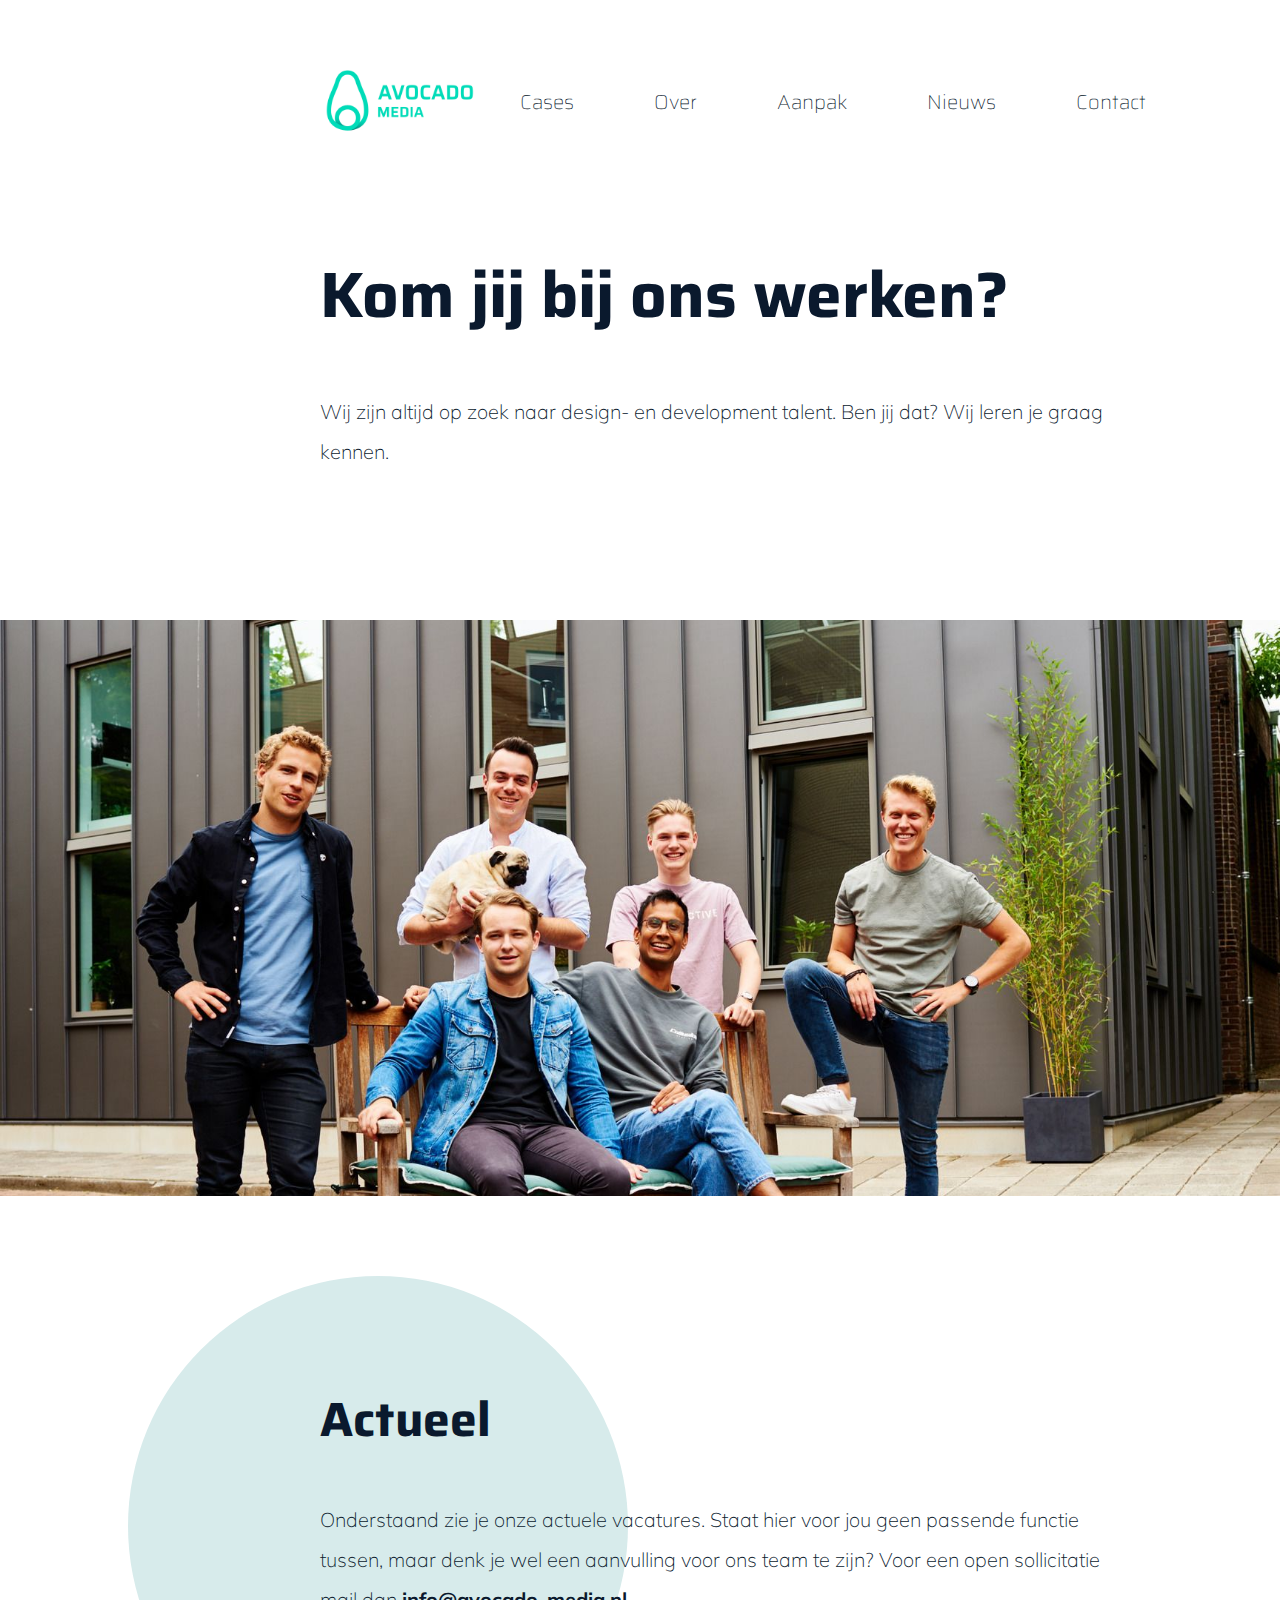
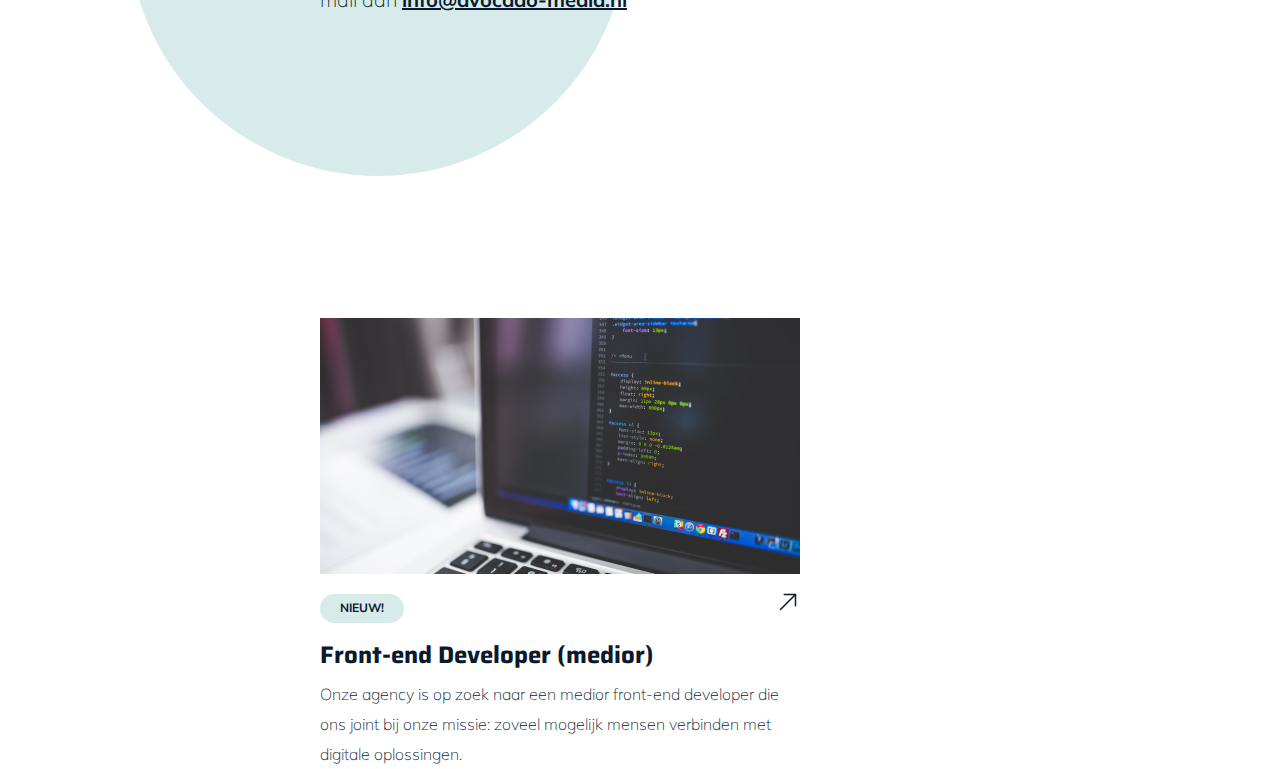
<file: index.html>
<!DOCTYPE html>
<html lang="nl">
<head>
    <meta charset="UTF-8">
    <meta http-equiv="X-UA-Compatible" content="IE=edge">
    <meta name="viewport" content="width=device-width, initial-scale=1.0">
    <title>Vacature-detailpagina Avocado Media</title>
    <link rel="stylesheet" href="style.css">
    <link rel="preconnect" href="https://fonts.googleapis.com"> 
    <link rel="preconnect" href="https://fonts.gstatic.com" crossorigin> 
    <link href="https://fonts.googleapis.com/css2?family=Mulish:ital,wght@0,300;0,400;0,700;0,900;1,300;1,400;1,700;1,900&family=Saira:ital,wght@0,400;0,700;1,400;1,700&display=swap" rel="stylesheet">    
    <script src="script.js" defer></script>

</head>

<body>

    <header>
    <img src="assets/logo-avocadomedia-2022-color.png" alt="Logo Avocado Media">
        <nav>
            <ul>
                <li>
                    <a href="#">Cases</a>
                </li>
                <li>
                    <a href="#">Over</a>
                </li>
                <li>
                    <a href="#">Aanpak</a>
                </li>
                <li>
                    <a href="#">Nieuws</a>
                </li>
                <li>
                    <a href="#">Contact</a>
                </li>    
            </ul>
        </nav>
    </header>

    <main>
        <section class="top-head" id="intro">
            <h2>
                Kom jij bij ons werken?
            </h2>
            <p>
                Wij zijn altijd op zoek naar design- en development talent. Ben jij dat? Wij leren je graag kennen.
            </p>
        </section>

        <div class="main-front-image">
            <img src="assets/team_picture_avocado_media_1666337c90.jpg" alt="Team Avocado Media">
        </div>

        <section class="current-jobs" id="actueel">
            <div class="bg-light-blue-circle"></div>
            <h3>
                Actueel
            </h3>
            <p>
                Onderstaand zie je onze actuele vacatures. Staat hier voor jou geen passende functie tussen, maar denk je wel een aanvulling voor ons team te zijn? Voor een open sollicitatie mail dan <a href = "mailto:info@avocado-media.nl">info@avocado-media.nl</a>
            </p>
        </section>

        <section class="con-offer-jobs reveal" id="actuele-vacatures">
            <div>
                <a href="https://rosahoffer.github.io/avocado-media-vacature-detailpagina/index-2">
                    <img src="assets/frontend-device-work.jpg" alt="Vacature Front-end Developer">
                </a>
            </div>
            
            <div class="section-badge-arrow">
                    <ul>
                        <li class="badge-light-blue">Nieuw!</li>
                    </ul>
                <div class="arrow-dark-line">
                    <svg xmlns="http://www.w3.org/2000/svg" fill="none" viewBox="0 0 24 24" stroke-width="1.5" stroke="currentColor" aria-hidden="true" class="w-6 h-6 stroke-2"><path stroke-linecap="round" stroke-linejoin="round" d="M4.5 19.5l15-15m0 0H8.25m11.25 0v11.25"></path></svg>
                </div>
            </div>
            <h3>
                Front-end Developer (medior)
            </h3>
            <p>
                Onze agency is op zoek naar een medior front-end developer die ons joint bij onze missie: zoveel mogelijk mensen verbinden met digitale oplossingen.
            </p>
        </section>
    </main>

</body>
</html>
</file>
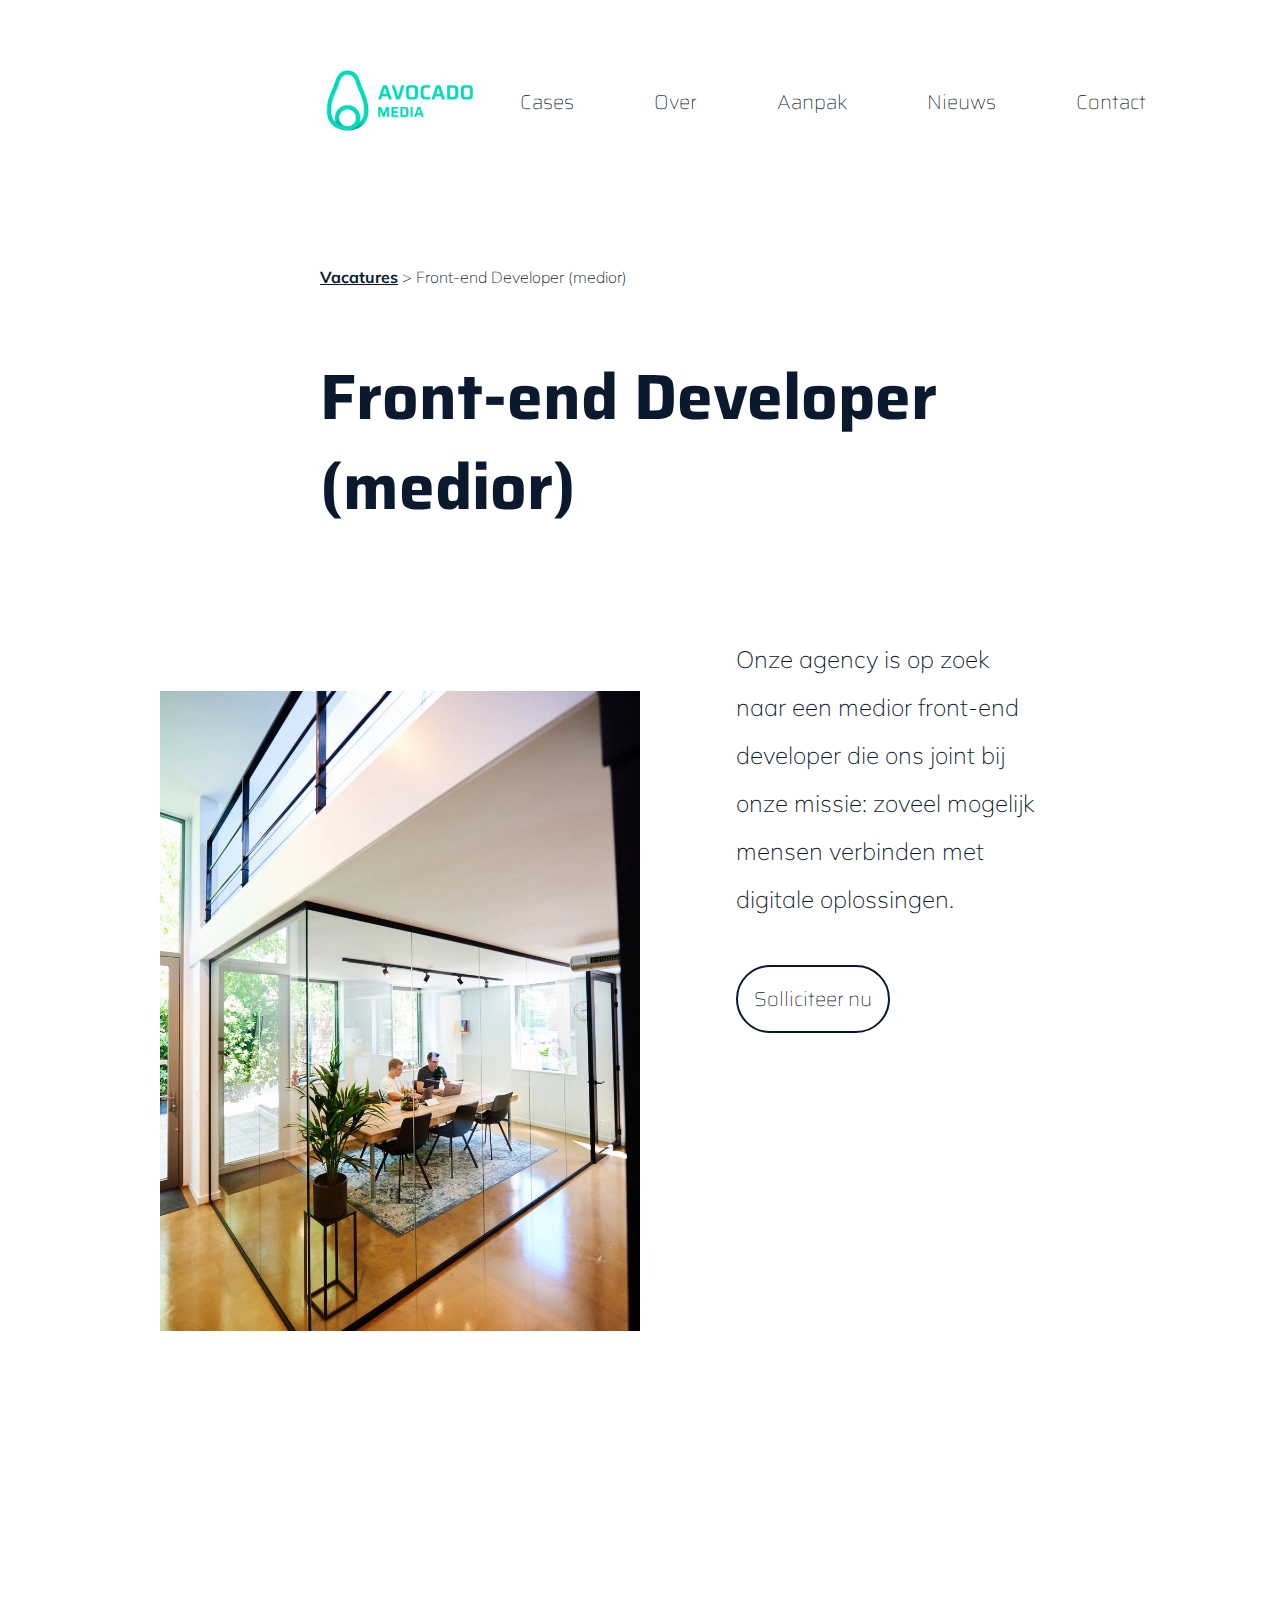
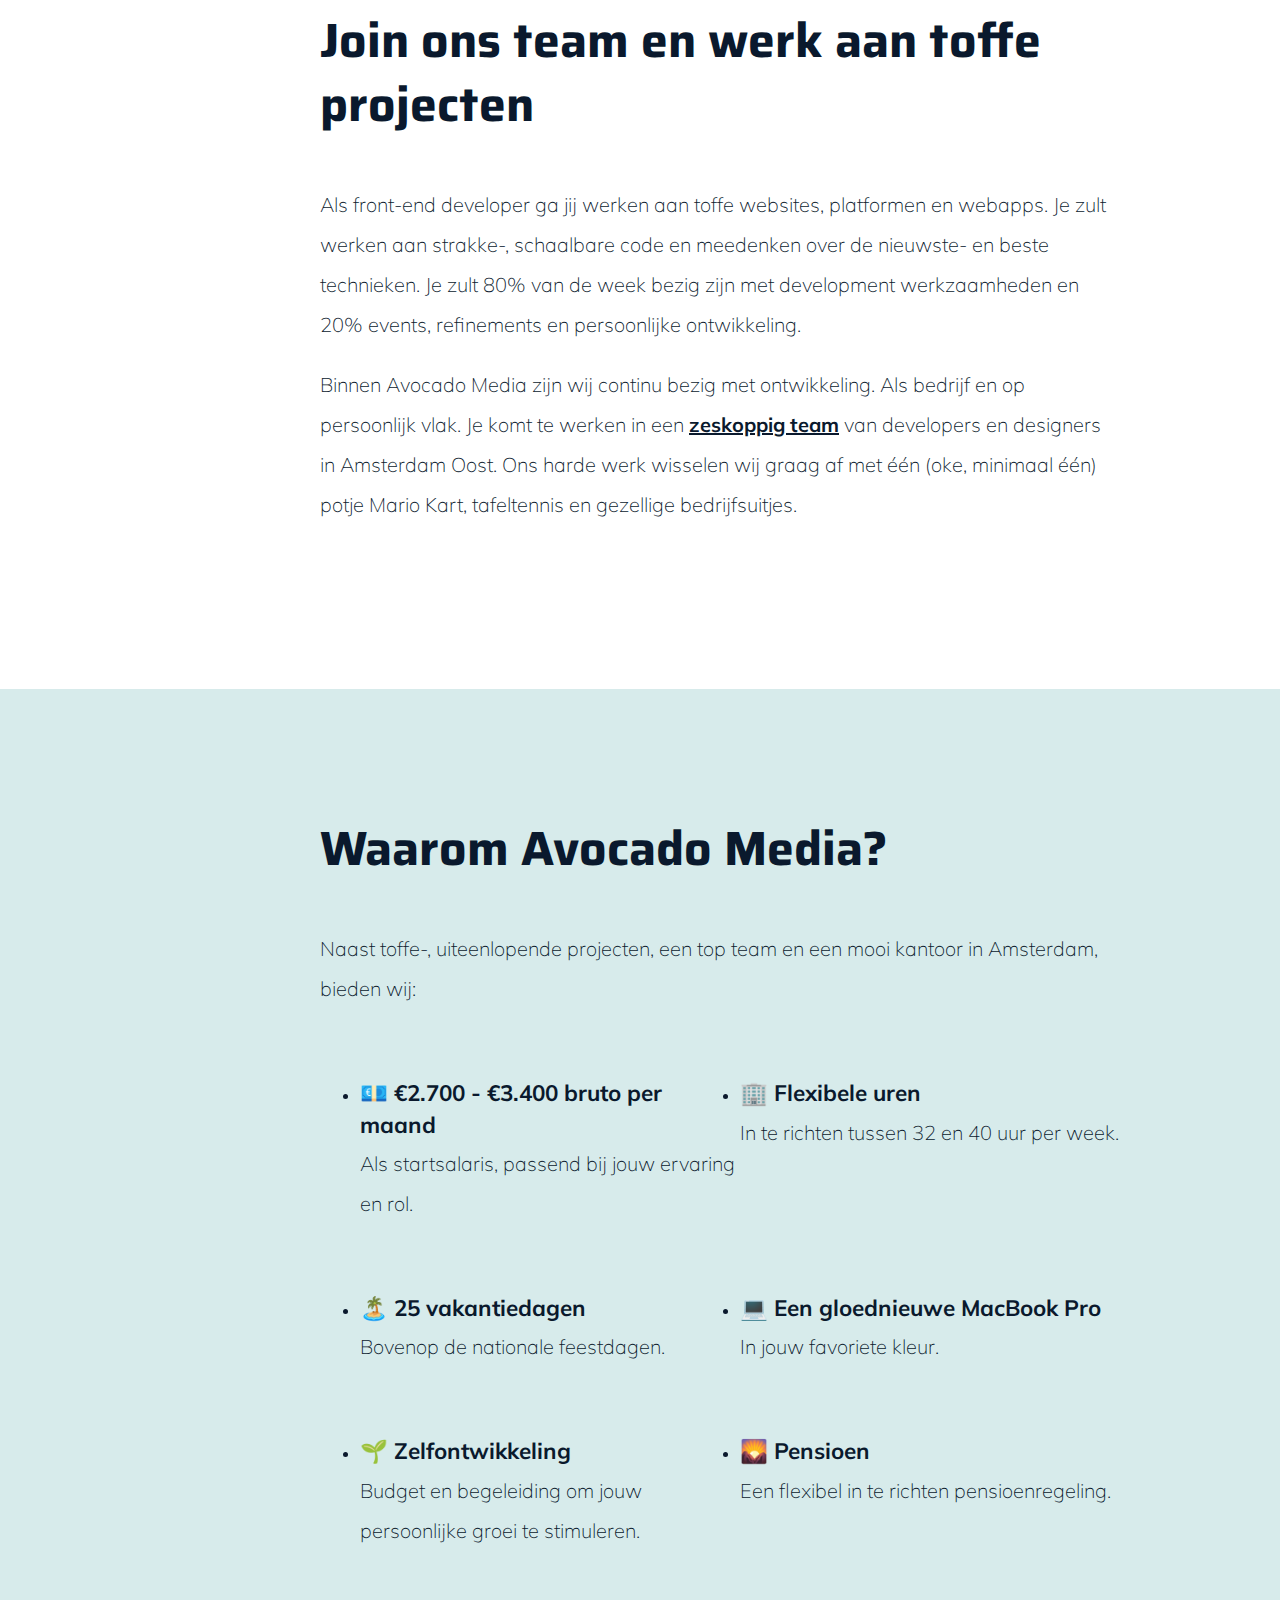
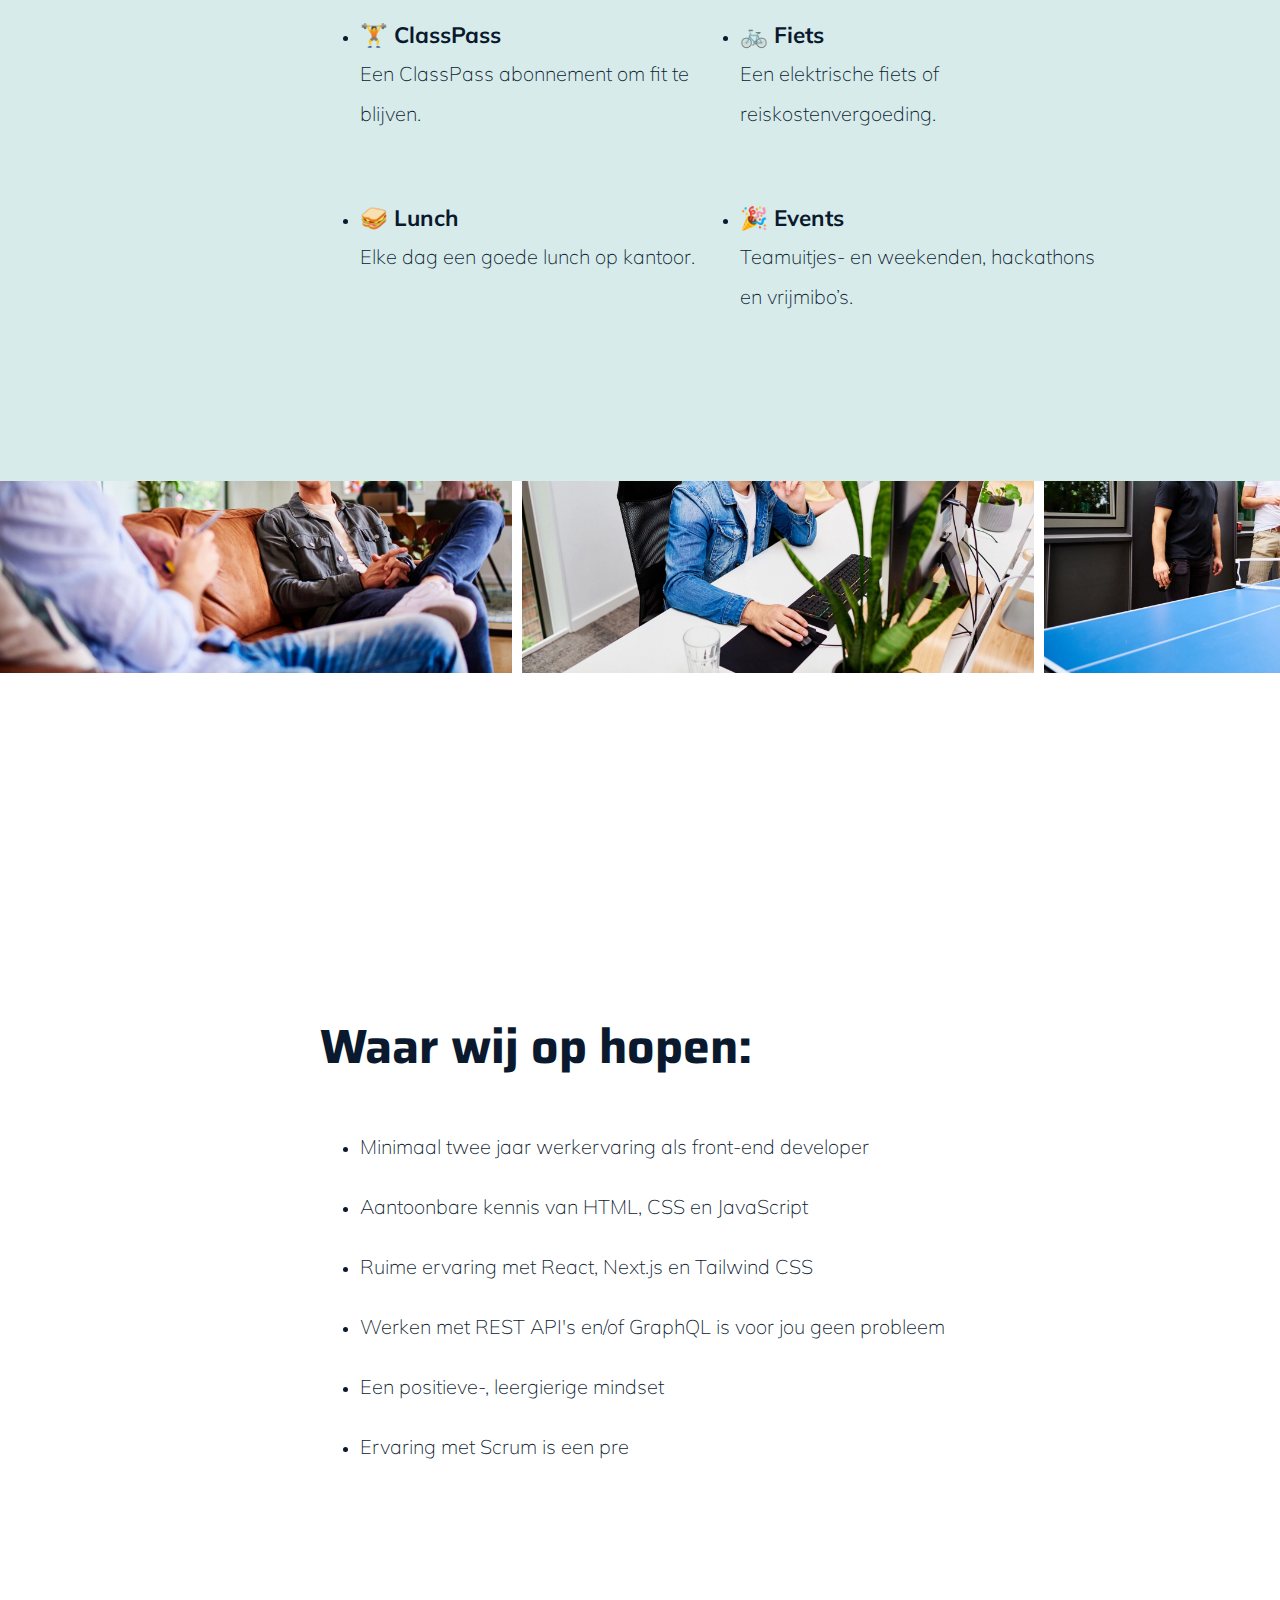
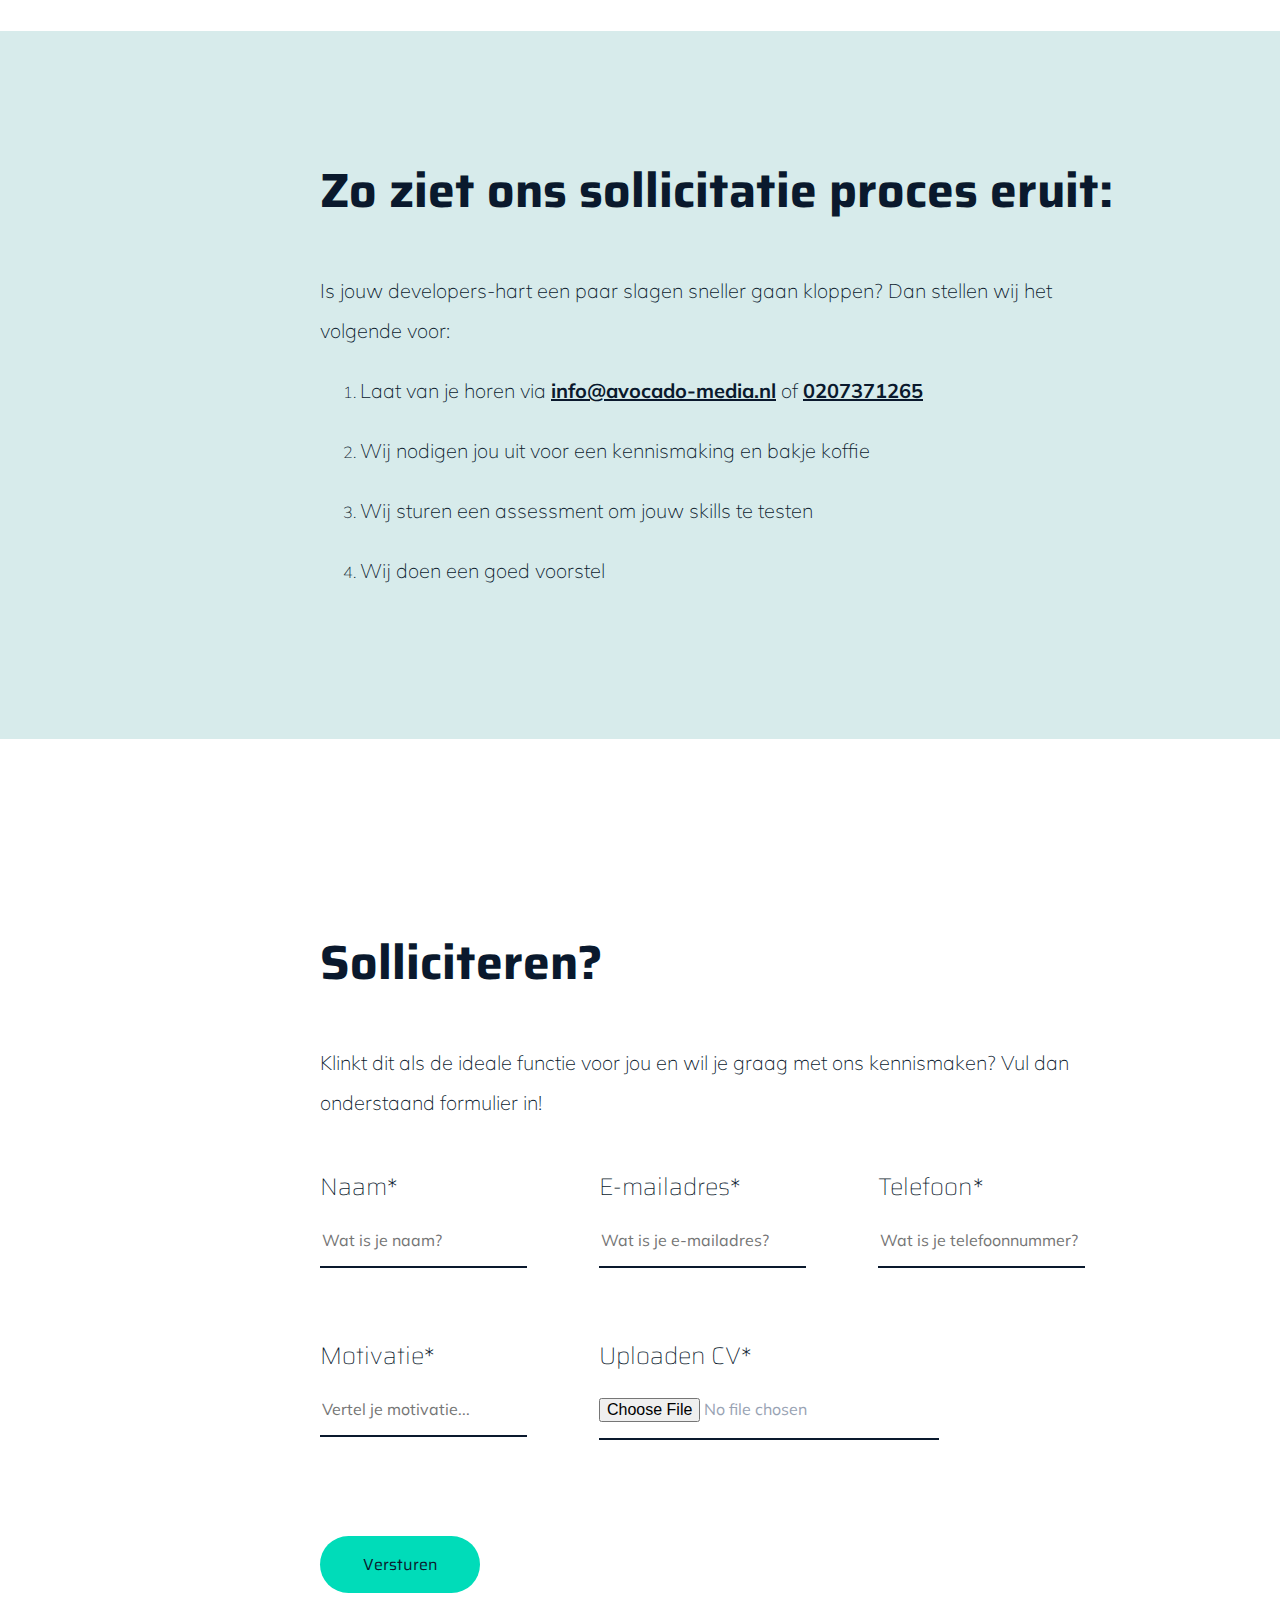
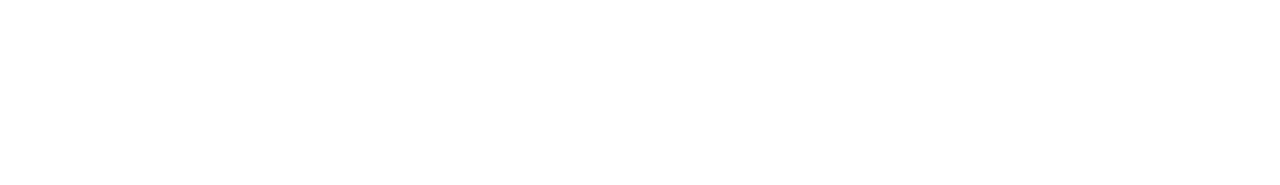
<file: index-2.html>
<!DOCTYPE html>
<html lang="nl">
<head>
    <meta charset="UTF-8">
    <meta http-equiv="X-UA-Compatible" content="IE=edge">
    <meta name="viewport" content="width=device-width, initial-scale=1.0">
    <title>Vacature-detailpagina Avocado Media</title>
    <link rel="stylesheet" href="style.css">
    <link rel="preconnect" href="https://fonts.googleapis.com"> 
    <link rel="preconnect" href="https://fonts.gstatic.com" crossorigin> 
    <link href="https://fonts.googleapis.com/css2?family=Mulish:ital,wght@0,300;0,400;0,700;0,900;1,300;1,400;1,700;1,900&family=Saira:ital,wght@0,400;0,700;1,400;1,700&display=swap" rel="stylesheet">
    <script src="script.js" defer></script>

</head>

<body>

    <header>
        <img src="assets/logo-avocadomedia-2022-color.png" alt="Logo Avocado Media">
            <nav>
                <ul>
                    <li>
                        <a href="#">Cases</a>
                    </li>
                    <li>
                        <a href="#">Over</a>
                    </li>
                    <li>
                        <a href="#">Aanpak</a>
                    </li>
                    <li>
                        <a href="#">Nieuws</a>
                    </li>
                    <li>
                        <a href="#">Contact</a>
                    </li>    
                </ul>
            </nav>
        </header>

    <main>
        <section class="con-top-head" id="intro">
            <nav>
                <a href="https://rosahoffer.github.io/avocado-media-vacature-detailpagina">Vacatures</a>  >  Front-end Developer (medior)
            </nav>
            <h2>
                Front-end Developer (medior)
            </h2>
            <div>
                <div>
                    <p>
                    Onze agency is op zoek naar een medior 
                    front-end developer die ons joint bij onze missie: zoveel mogelijk mensen verbinden met digitale oplossingen.
                    </p>
                    <a href="#solliciteren">Solliciteer nu</a>
                </div>
                <img src="assets/avocado_media_meeting.webp" alt="Meeting Avocado Media">
            </div>
        </section>
        
        <section class="con-join-team- reveal" id="join">          
            <h3>
                Join ons team en werk aan toffe projecten
            </h3>
            <p>Als front-end developer ga jij werken aan toffe websites, platformen en webapps. Je zult werken aan strakke-, schaalbare code en meedenken over de nieuwste- en beste technieken. Je zult 80% van de week bezig zijn met development werkzaamheden en 20% events, refinements en persoonlijke ontwikkeling.</p>
            <p>Binnen Avocado Media zijn wij continu bezig met ontwikkeling. Als bedrijf en op persoonlijk vlak. Je komt te werken in een <a href="https://avocado.media/over">zeskoppig team</a> van developers en designers in Amsterdam Oost. Ons harde werk wisselen wij graag af met één (oke, minimaal één) potje Mario Kart, tafeltennis en gezellige bedrijfsuitjes.</p>
        </section>

        <article class="con-why-us reveal" id="waarom-ons">
            <h3>
                Waarom Avocado Media?
            </h3>
            <p>
                Naast toffe-, uiteenlopende projecten, een top team en een mooi kantoor in Amsterdam, bieden wij:
            </p>
            <ul>
                <li>
                    <h4>💶 €2.700 - €3.400 bruto per maand</h4>
                    <p>Als startsalaris, passend bij jouw ervaring en rol.</p>
                </li>
                <li>
                    <h4>🏢 Flexibele uren</h4>
                    <p>In te richten tussen 32 en 40 uur per week.</p>
                </li>
                <li>
                    <h4>🏝️ 25 vakantiedagen</h4>
                    <p>Bovenop de nationale feestdagen.</p>
                </li>
                <li>
                    <h4>💻 Een gloednieuwe MacBook Pro</h4>
                    <p>In jouw favoriete kleur.</p>
                </li>
                <li>
                    <h4>🌱 Zelfontwikkeling</h4>
                    <p>Budget en begeleiding om jouw persoonlijke groei te stimuleren.</p>
                </li>
                <li>
                    <h4>🌄 Pensioen</h4>
                    <p>Een flexibel in te richten pensioenregeling.</p>
                </li>
                <li>
                    <h4>🏋️ ClassPass</h4>
                    <p>Een ClassPass abonnement om fit te blijven.</p>
                </li>
                <li>
                    <h4>🚲 Fiets</h4>
                    <p>Een elektrische fiets of reiskostenvergoeding.</p>
                </li>
                <li>
                    <h4>🥪 Lunch</h4>
                    <p>Elke dag een goede lunch op kantoor.</p>
                </li>
                <li>
                    <h4>🎉 Events</h4>
                    <p>Teamuitjes- en weekenden, hackathons en vrijmibo’s.</p>
                </li>
            </ul>
        </article>    

        <section class="image-carousel" id="sfeerimpressie">
            <div class="image-list">
              <a href="#image-1">
                <img class="image-list-img" src="assets/1-sfeerimpressie-avocadomedia.png" alt="Sfeerimpressie Gesprek" />
              </a>
              <a href="#image-2">
                <img class="image-list-img" src="assets/2-sfeerimpressie-avocadomedia.png" alt="Sfeerimpressie Werk" />
              </a>
              <a href="#image-3">
                <img class="image-list-img" src="assets/3-sfeerimpressie-avocadomedia.png" alt="Sfeerimpressie Vrijmibo" />
              </a>
              <a href="#image-4">
                <img class="image-list-img" src="assets/4-sfeerimpressie-avocadomedia.png" alt="Sfeerimpressie Kantoor" />
              </a>
              <a href="#image-5">
                <img class="image-list-img" src="assets/5-sfeerimpressie-avocadomedia.png" alt="Sfeerimpressie Vergadering" />
              </a>
              <a href="#image-6">
                <img class="image-list-img" src="assets/6-sfeerimpressie-avocadomedia.png" alt="Sfeerimpressie Hond" />
              </a>
              <a href="#image-7">
                <img class="image-list-img" src="assets/7-sfeerimpressie-avocadomedia.png" alt="Sfeerimpressie Lunch" />
              </a>
            </div>
        </section>
            
        <section class="con-expectations reveal" id="verwachtingen">
            <h3>
                Waar wij op hopen:
            </h3>
            <ul>
                <li>
                    <p>Minimaal twee jaar werkervaring als front-end developer</p>
                </li>
                <li>
                    <p>Aantoonbare kennis van HTML, CSS en JavaScript</p>
                </li>
                <li>
                    <p>Ruime ervaring met React, Next.js en Tailwind CSS</p>
                </li>
                <li>
                    <p>Werken met REST API's en/of GraphQL is voor jou geen probleem</p>
                </li>
                <li>
                    <p>Een positieve-, leergierige mindset</p>
                </li>
                <li>
                    <p>Ervaring met Scrum is een pre</p>
                </li>
            </ul>
        </section>

        <article class="con-process reveal" id="solicitatie-proces">
            <h3>
                Zo ziet ons sollicitatie proces eruit:
            </h3>
            <p>
                Is jouw developers-hart een paar slagen sneller gaan kloppen? Dan stellen wij het volgende voor:
            </p>
            <ol>
                <li>
                    <p>Laat van je horen via <a href = "mailto:info@avocado-media.nl">info@avocado-media.nl</a> of <a href="tel:0207371265">0207371265</a></p>
                </li>
                <li>
                    <p>Wij nodigen jou uit voor een kennismaking en bakje koffie</p>
                </li>
                <li>
                    <p>Wij sturen een assessment om jouw skills te testen</p>
                </li>
                <li>
                    <p>Wij doen een goed voorstel</p>
                </li>
            </ol>
        </article>

        <section class="con-application reveal" id="solliciteren">
            <h3>
                Solliciteren?
            </h3>
            <p>
                Klinkt dit als de ideale functie voor jou en wil je graag met ons kennismaken? Vul dan onderstaand formulier in!
            </p>

            <form method="get" class="form-application">
                <div class="form-labels">
                  <label>Naam*
                    <input type="text" placeholder="Wat is je naam?" name="name" required>
                  </label>

                  <label>E-mailadres*
                    <input type="email" placeholder="Wat is je e-mailadres?" name="email" required>
                  </label>
                  
                  <label>Telefoon*
                    <input type="tel" placeholder="Wat is je telefoonnummer?" name="email" required>
                  </label>

                  <label>Motivatie*
                    <input type="text" placeholder="Vertel je motivatie..." required>
                  </label>
                  
                  <label>Uploaden CV*
                    <input type="file" name="upload" required>
                  </label>

                  <input type="submit" value="Versturen">
                </div>
            </form>
        </section>
    </main>

</body>
</html>
</file>
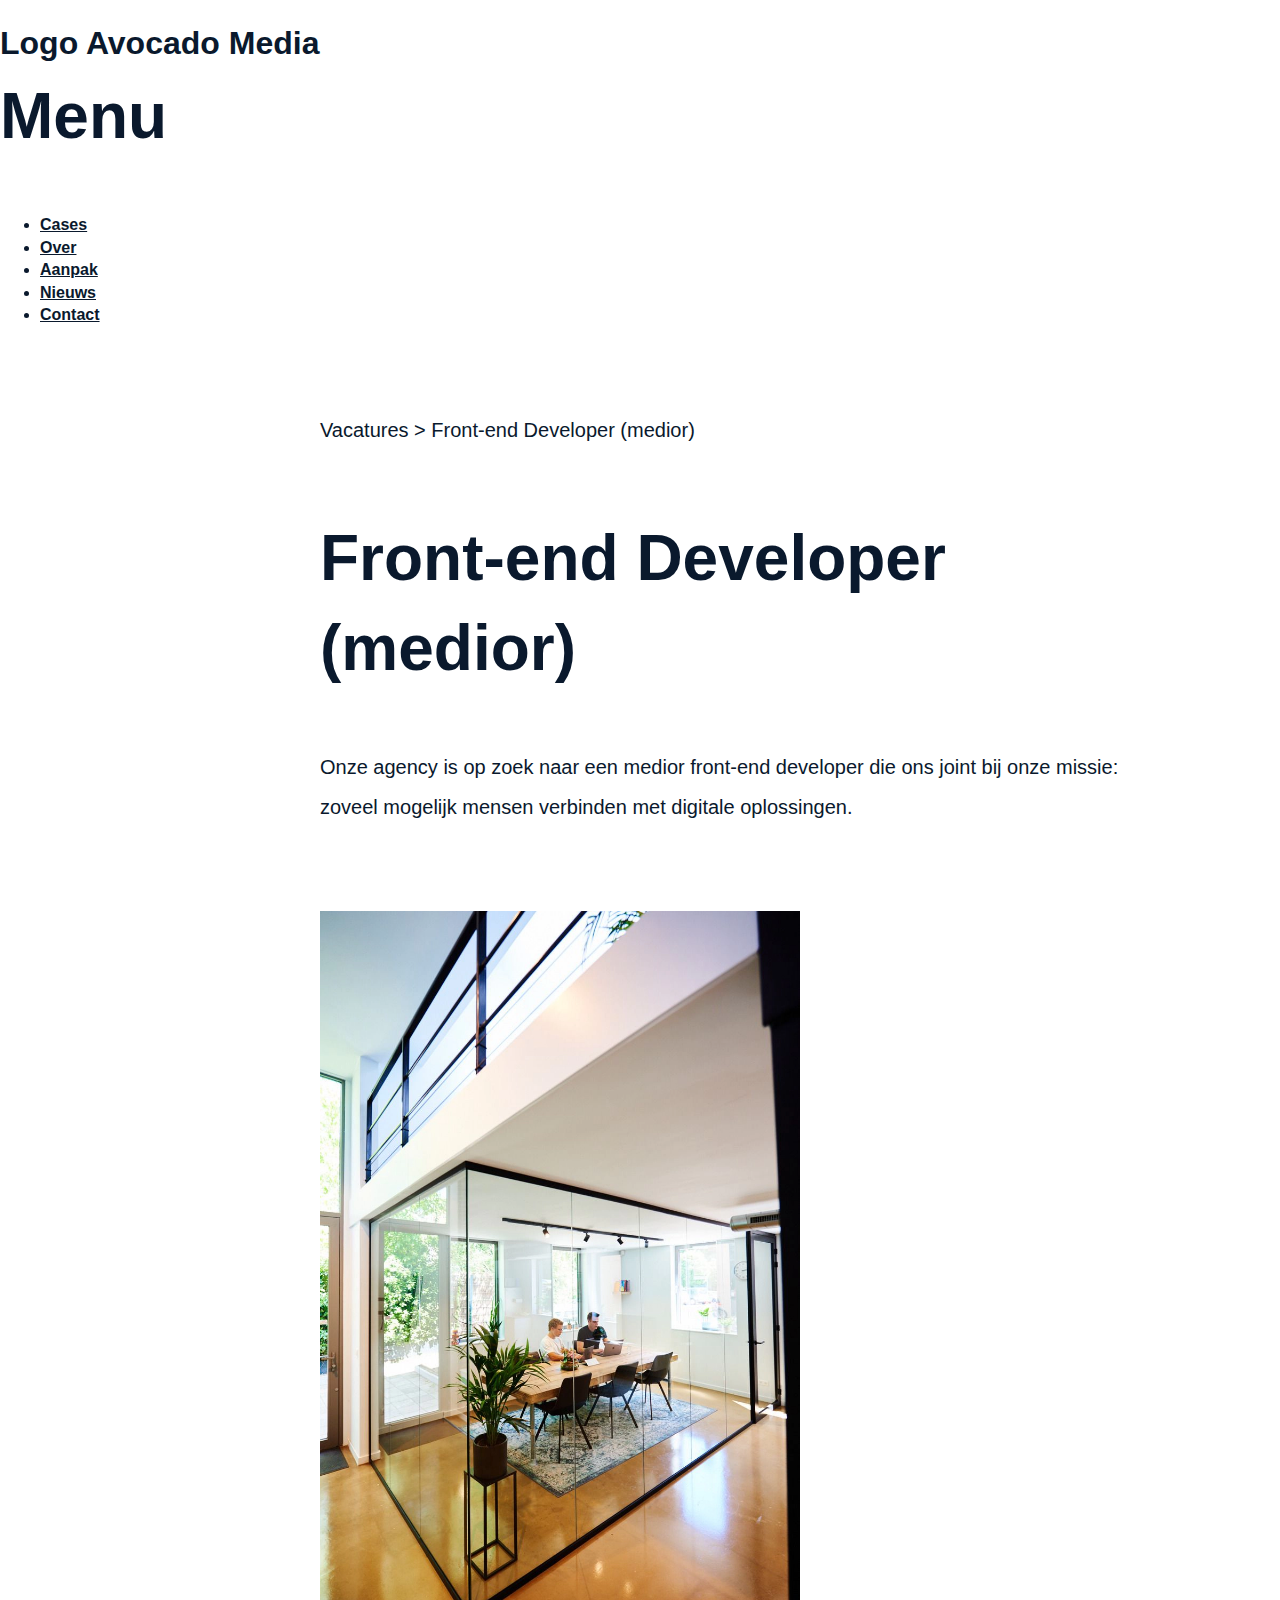
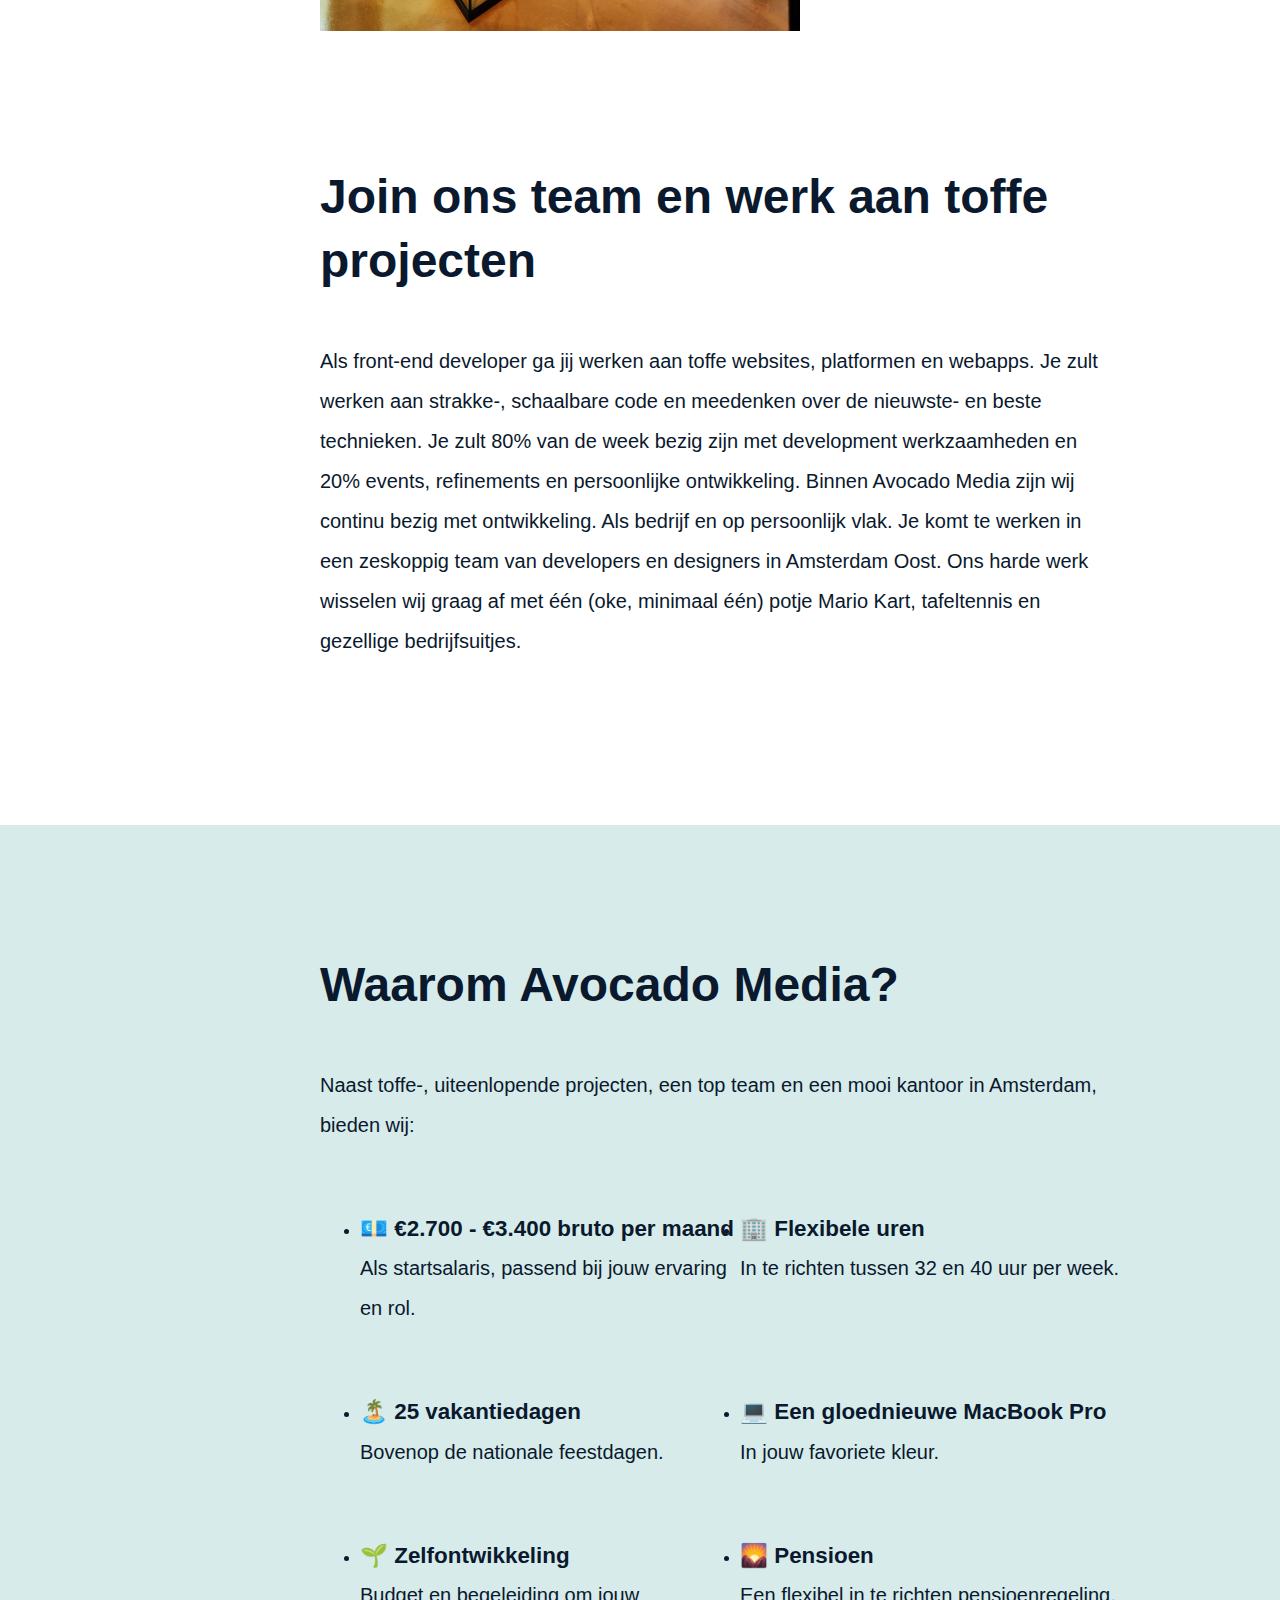
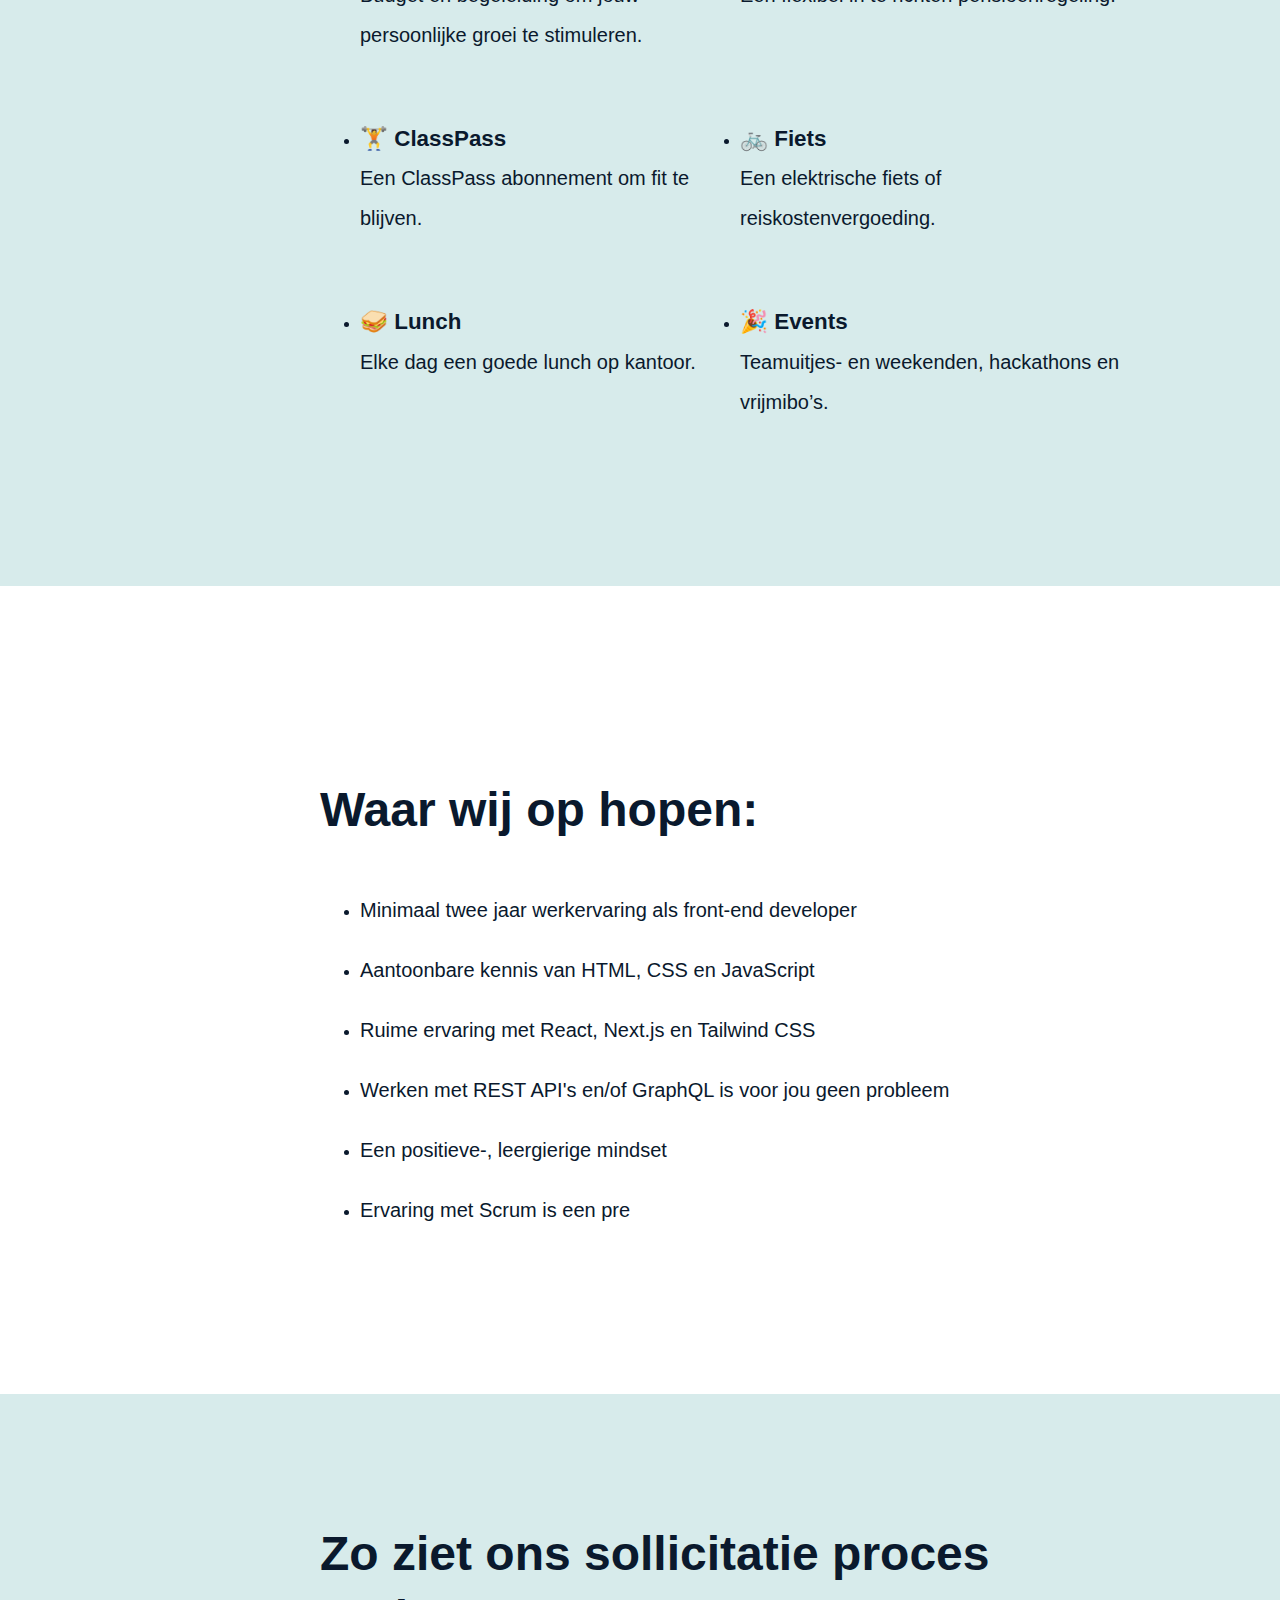
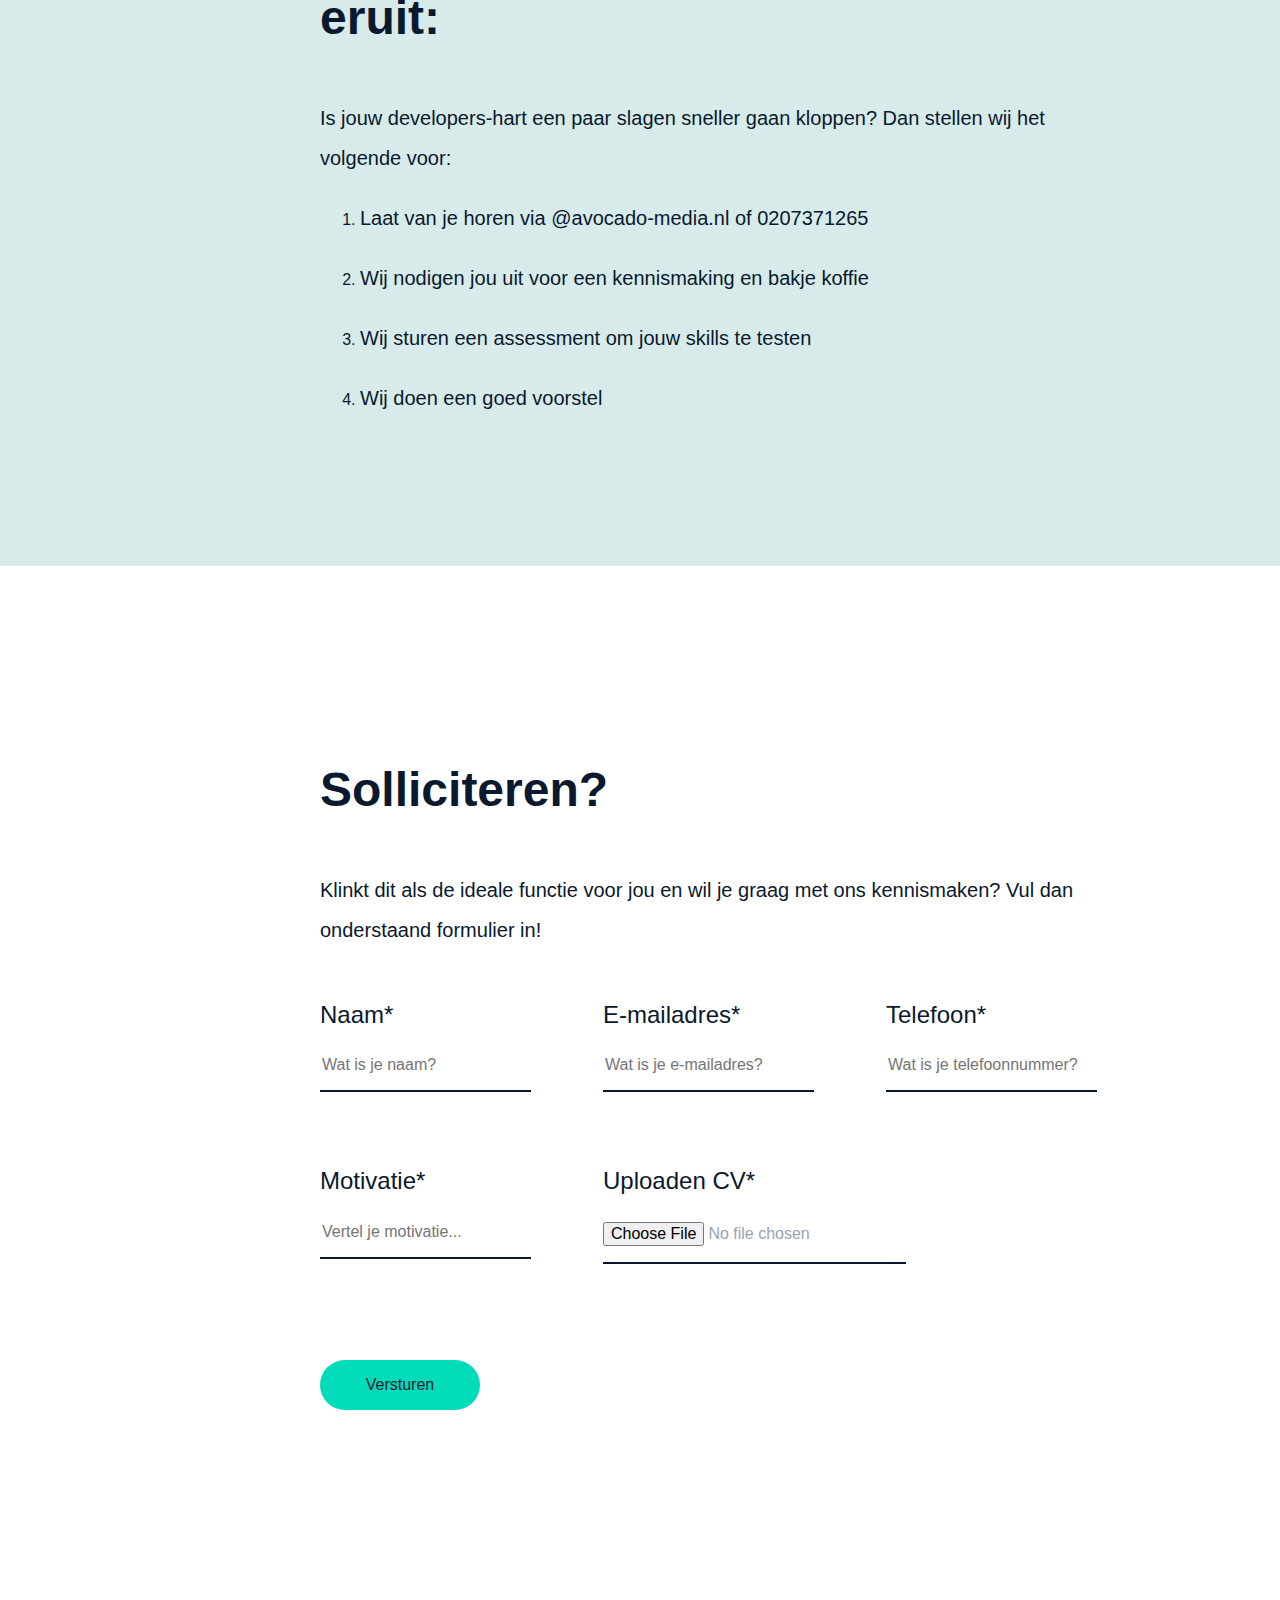
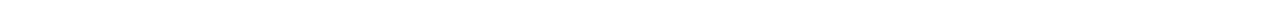
<file: vac-frontender.html>
<!DOCTYPE html>
<html lang="nl">
<head>
    <meta charset="UTF-8">
    <meta http-equiv="X-UA-Compatible" content="IE=edge">
    <meta name="viewport" content="width=device-width, initial-scale=1.0">
    <title>Vacature-detailpagina Avocado Media</title>
    <link rel="stylesheet" href="style.css">
</head>

<body>

    <header>
    <h1>Logo Avocado Media</h1>
    </header>

    <nav>
        <h2>Menu</h2>
        <ul>
            <li>
                <a href="#">Cases</a>
            </li>
            <li>
                <a href="#">Over</a>
            </li>
            <li>
                <a href="#">Aanpak</a>
            </li>
            <li>
                <a href="#">Nieuws</a>
            </li>
            <li>
                <a href="#">Contact</a>
            </li>    
        </ul>
    </nav>

    <main>
        <section class="con-top-head" id="intro">
            <p>
                Vacatures  >  Front-end Developer (medior)
            </p>
            <h2>
                Front-end Developer (medior)
            </h2>
            <p>
                Onze agency is op zoek naar een medior 
                front-end developer die ons joint bij onze missie: zoveel mogelijk mensen verbinden met digitale oplossingen.
            </p>
            <img src="assets/avocado_media_meeting.webp" alt="Meeting Avocado Media">
        </section>
        
        <section class="con-join-team" id="join">          
            <h3>
                Join ons team en werk aan toffe projecten
            </h3>
            <p>
                Als front-end developer ga jij werken aan toffe websites, platformen en webapps. Je zult werken aan strakke-, schaalbare code en meedenken over de nieuwste- en beste technieken. Je zult 80% van de week bezig zijn met development werkzaamheden en 20% events, refinements en persoonlijke ontwikkeling.
                Binnen Avocado Media zijn wij continu bezig met ontwikkeling. Als bedrijf en op persoonlijk vlak. Je komt te werken in een zeskoppig team van developers en designers in Amsterdam Oost. Ons harde werk wisselen wij graag af met één (oke, minimaal één) potje Mario Kart, tafeltennis en gezellige bedrijfsuitjes.
            </p>
        </section>

        <section class="con-why-us" id="waarom-ons">
            <h3>
                Waarom Avocado Media?
            </h3>
            <p>
                Naast toffe-, uiteenlopende projecten, een top team en een mooi kantoor in Amsterdam, bieden wij:
            </p>
            <ul>
                <li>
                    <h4>💶 €2.700 - €3.400 bruto per maand</h4>
                    <p>Als startsalaris, passend bij jouw ervaring en rol.</p>
                </li>
                <li>
                    <h4>🏢 Flexibele uren</h4>
                    <p>In te richten tussen 32 en 40 uur per week.</p>
                </li>
                <li>
                    <h4>🏝️ 25 vakantiedagen</h4>
                    <p>Bovenop de nationale feestdagen.</p>
                </li>
                <li>
                    <h4>💻 Een gloednieuwe MacBook Pro</h4>
                    <p>In jouw favoriete kleur.</p>
                </li>
                <li>
                    <h4>🌱 Zelfontwikkeling</h4>
                    <p>Budget en begeleiding om jouw persoonlijke groei te stimuleren.</p>
                </li>
                <li>
                    <h4>🌄 Pensioen</h4>
                    <p>Een flexibel in te richten pensioenregeling.</p>
                </li>
                <li>
                    <h4>🏋️ ClassPass</h4>
                    <p>Een ClassPass abonnement om fit te blijven.</p>
                </li>
                <li>
                    <h4>🚲 Fiets</h4>
                    <p>Een elektrische fiets of reiskostenvergoeding.</p>
                </li>
                <li>
                    <h4>🥪 Lunch</h4>
                    <p>Elke dag een goede lunch op kantoor.</p>
                </li>
                <li>
                    <h4>🎉 Events</h4>
                    <p>Teamuitjes- en weekenden, hackathons en vrijmibo’s.</p>
                </li>
            </ul>
        </section>    

            <!-- HIER KOMT EEN CAROUSEL -->
            
        <section class="con-expectations" id="verwachtingen">
            <h3>
                Waar wij op hopen:
            </h3>
            <ul>
                <li>
                    <p>Minimaal twee jaar werkervaring als front-end developer</p>
                </li>
                <li>
                    <p>Aantoonbare kennis van HTML, CSS en JavaScript</p>
                </li>
                <li>
                    <p>Ruime ervaring met React, Next.js en Tailwind CSS</p>
                </li>
                <li>
                    <p>Werken met REST API's en/of GraphQL is voor jou geen probleem</p>
                </li>
                <li>
                    <p>Een positieve-, leergierige mindset</p>
                </li>
                <li>
                    <p>Ervaring met Scrum is een pre</p>
                </li>
            </ul>
        </section>

        <section class="con-process" id="solicitatie-proces">
            <h3>
                Zo ziet ons sollicitatie proces eruit:
            </h3>
            <p>
                Is jouw developers-hart een paar slagen sneller gaan kloppen? Dan stellen wij het volgende voor:
            </p>
            <ol>
                <li>
                    <p>Laat van je horen via @avocado-media.nl of 0207371265</p>
                </li>
                <li>
                    <p>Wij nodigen jou uit voor een kennismaking en bakje koffie</p>
                </li>
                <li>
                    <p>Wij sturen een assessment om jouw skills te testen</p>
                </li>
                <li>
                    <p>Wij doen een goed voorstel</p>
                </li>
            </ol>
        </section>

        <section class="con-application" id="solliciteren">
            <h3>
                Solliciteren?
            </h3>
            <p>
                Klinkt dit als de ideale functie voor jou en wil je graag met ons kennismaken? Vul dan onderstaand formulier in!
            </p>

            <form method="get" class="form-application">
                <div class="form-labels">
                  <label>Naam*
                    <input type="text" placeholder="Wat is je naam?" name="name" required>
                  </label>

                  <label>E-mailadres*
                    <input type="email" placeholder="Wat is je e-mailadres?" name="email" required>
                  </label>
                  
                  <label>Telefoon*
                    <input type="tel" placeholder="Wat is je telefoonnummer?" name="email" required>
                  </label>

                  <label>Motivatie*
                    <input type="text" placeholder="Vertel je motivatie..." required>
                  </label>
                  
                  <label>Uploaden CV*
                    <input type="file" name="upload" required>
                  </label>

                  <input type="submit" value="Versturen">
                </div>
            </form>
        </section>
    </main>
</file>
<file: style.css>
/* --GLOBAL-- */

:root {
   --primary: #00DCB9;
   --secondary: #0A192D;
   --tertiary: #D7EBEB;
}

* {
   box-sizing: border-box;
}

body{
   margin: 0;
   padding: 0;
   font-family: 'Mulish', sans-serif;
   line-height: 1.4;
   font-weight: 100;
   background: white;
   color: var(--secondary);
}

header > img{
   max-width: 12rem;
   padding-left: 1.5rem;
}

header > nav{
   display: none;
}

h2{
   font-family: 'Saira', sans-serif;
   font-size: 1.875rem;
   margin-top: 4rem;
}

h3{
   font-family: 'Saira', sans-serif;
   font-size: 1.5rem;
   margin-top: 4rem;
}

h4{
   margin-top: 3rem;
   margin-bottom: -1rem;
}

p{
   font-size: 1rem;
   line-height: 1.875rem;
}

a{
   color: var(--secondary);
   font-weight: bold;
}


img{
   width: 100%;
   margin-top: 4rem;
}

section{
   padding: 0rem 2rem 
}


/* PAGE 1 */

.main-front-image > img{
   width: 100vw;
}

.bg-light-blue-circle{
   position: absolute;
   border-radius: 50%;
   width: 600px;
   height: 600px;
   background-color: var(--tertiary);
   z-index: -1;
   align-items: left;
   margin: -3rem 0rem 0rem -12rem;
   overflow-x: hidden;
}

.current-jobs > div{
   max-width: 500px;
   max-height: 500px;
   overflow: hidden;
}

.current-jobs >  p > a{
   color: var(--secondary);
   font-weight: 700;
   transition: 0.2s;
}

.current-jobs >  p > a:hover{
   color: var(--primary);
   font-weight: 700;
}

.con-offer-jobs{
   max-width: 30rem;
   margin-bottom: 8rem;
}

.con-offer-jobs > h3{
   margin-top: 4rem;
}

.con-offer-jobs > p{
   margin-top: -1rem;
}

.con-offer-jobs > div {
   max-width: 30rem;
   max-height: 20rem;
   overflow: hidden;
}

.con-offer-jobs > div > a > img {
   object-fit: cover;
   object-position: 50% 50%;
   transition: transform 0.3s ease;
}

.con-offer-jobs > div > a > img:hover{
   cursor: pointer;
   object-fit: cover;
   object-position: 50% 50%;
   transform:scale(1.1);
}

.section-badge-arrow{
   display: flex;
   justify-content: space-between;
   margin-top: -1rem;
   margin-bottom: -4rem;
 }

.badge-light-blue{
   display: inline-flex;
   background-color: var(--tertiary);
   font-weight: 700;
   font-size: 0.75rem;
   text-transform: uppercase;
   padding: 0.375rem 1.25rem;
   border-radius: 1rem;
   margin-top: 1.25rem;
   margin-left: -2.5rem;
}

.arrow-dark-line{
   width: 1.5rem;
   margin-top: 2rem;
}


/* PAGE 2 */

.con-top-head{
   padding-top: 3rem;
}
 .con-top-head > nav > a{
   font-weight: 700;
   color: var(--secondary);
 }
 
 .con-top-head > nav > a:hover{
   font-weight: 700;
   color: var(--primary);
   transition: 0.2s;
 }

 .con-top-head > div > img{
   width: 17rem;
}

.con-top-head> div > div > p{
   padding-bottom: 2rem;
}

.con-top-head > div > div > a{
   background-color: white;
   color: var(--secondary);
   font-family: 'Saira', sans-serif;
   font-weight: 100;
   border-radius: 50px;
   border: solid  2px var(--secondary);
   font-size: 1rem;
   padding: 1rem;
   width: 10rem;
   cursor: pointer;
   text-decoration: none;
   transition: 0.3s;
}

.con-top-head > div > div > a:hover{
   background-color: var(--secondary);
   color: white;
}

 .con-join-team > p > a{
   color: var(--primary);
 }

 .con-join-team > p > a:hover{
   font-weight: 700;
   color: var(--secondary);
   transition: 0.2s;
 }

 .con-why-us{
   width: 100%;
   background-color: var(--tertiary);
   margin-top: 5rem;
   padding: 1.5rem 2rem 4rem 2rem;
 }

 .image-carousel {
   padding: 0;
 }

 .image-list {
   overflow-x: scroll;
   overflow-y: hidden;
   display: flex;
   grid-row-start: 2;
 }

 .image-list a {
   display: flex;
   min-width: 80vw;
   margin-right: 10px;
 }

 .image-list-img {
   -o-object-fit: cover;
   object-fit: cover;
   transition: 0.3s ease all;
   margin: 0;
 }

 .con-process{
   width: 100%;
   background-color: var(--tertiary);
   margin-top: 5rem;
   padding: 1.5rem 2rem 4rem 2rem;

 }

 /* FORM  */

 .form-labels{
   display: flex;
   flex-direction: column;
   flex-wrap: wrap;
   gap: 3em;
   font-family: 'Saira', sans-serif;
   font-size: 1.25rem;
   margin-top: 3rem;
   margin-bottom: 8rem;
   
 }

.form-labels > label{
   display: flex;
   flex-direction: column;
   flex-wrap: wrap;
}

 .form-labels [type]{
   background-color: white;
   font-size: 1rem;
   color: #98A2B3;
   font-family: 'Mulish', sans-serif;
   border: none;
   border-bottom: solid 2px var(--secondary);
   margin-top: 1.5rem;
   padding-bottom: 1rem;
   outline: none;
 }

 .form-labels [type=submit]{
   background-color: var(--primary);
   color: var(--secondary);
   font-family: 'Saira', sans-serif;
   border-radius: 50px;
   padding: 1rem;
   font-size: 1rem;
   width: 10rem;
   cursor: pointer;
   border: none;
 }

 .form-labels [type=submit]:hover{
   background-color: white;
   border: solid 3px var(--primary);
   transition: 0.2s;
   color: var(--primary);
 }


 /* ANIMATIE */
 
 .reveal{
   position: relative;
   transform: translateY(150px);
   transition: 1s all ease;
   opacity: 1;
 }
 .reveal.active{
   transform: translateY(0);
   opacity: 1;
 }


 /* BREAKPOINTS */

 @media (min-width:45rem){

   header{
      display: flex;
      justify-content: space-between;
      padding-right: 5rem;
   }

   header > img{
      max-width: 15rem;
      padding-left: 5rem;
   }

   header > nav{
      display: flex;
      flex-direction: column;
      padding-top: 4.5rem;
   }

   header ul{
      display: flex;
      gap: 3rem;
      font-family: 'Saira', sans-serif;
      list-style-type: none;
   }

   header a{
      text-decoration: none;
      font-weight: 100;
      font-size: 1rem;
   }

   section{
      padding: 2rem 3rem 1rem 5rem;
   }
  
   h2{
      font-size: 3rem;
   }

   h3{
      font-size: 1.875rem;
      line-height: 2.25rem;
   }

   h4{
      font-size: 1.4rem;
   }

   p{
      font-size: 1.25rem;
      line-height: 2.5rem;
   }

   .main-front-image{
      height: 30rem;
      padding-bottom: 5rem;
   }

   .main-front-image > img{
      width: 100%;
      height: 100%;
      object-fit: cover;
   }

   .bg-light-blue-circle{
      width: 100%;
   }

   .con-offer-jobs{
      padding: 0;
      margin-left: 5rem;
   }

   .con-offer-jobs > h3{
      font-size: 1.5rem;
      margin-top: 4rem;
   } 

   .con-offer-jobs > p{
      font-size: 1rem;
      line-height: 1.875rem;
   }

   .con-process,.con-why-us{
      padding: 1rem 3rem 2rem 5rem;
   }

   .con-top-head > div > img{
      width: 30rem;
   }

}

@media (min-width:60rem){

   header{
      padding-right: 12rem;
   }

   header > img{
      max-width: 22rem;
      padding-left: 12rem;
   }

   header a{
      text-decoration: none;
      font-weight: 100;
      font-size: 1.25rem;
   }

   section{
      padding: 4rem 5rem 2rem 12rem;
   }
  
   h2{
      font-size: 4rem;
   }

   h3{
      font-size: 3rem;
      line-height: 4rem;
   }

   h4{
      font-size: 1.4rem;
   }

   p{
      font-size: 1.25rem;
      line-height: 2.5rem;
   }

   .main-front-image{
      height: 40rem;
      padding-bottom: 5rem;
   }

   .main-front-image > img{
      width: 100%;
      height: 100%;
      object-fit: cover;
   }

   .con-offer-jobs{
      padding: 0;
      margin-left: 12rem;
   }   

   .con-offer-jobs > h3{
      font-size: 1.5rem;
      margin-top: 3rem;
   } 

   .con-offer-jobs > p{
      font-size: 1rem;
      line-height: 1.875rem;
      margin-top: -2rem;
   }

   .con-process,.con-why-us{
      padding: 2rem 5rem 4rem 12rem
   }

   .con-top-head > nav{
      padding-top: 3rem;
   }

   .con-top-head > img{
      width: 60%;
   }

   .con-top-head > div{
      display: grid;
      grid-template-columns: 1fr 1fr ;
      grid-gap: 1rem;
      margin: 10rem 0 0 -10rem;
   }

   .con-top-head > div > div{
      order: 2;
      margin: -5rem 5rem 0rem 5rem;
      font-size: 1.6rem;
   }

   .con-top-head > div > img{
      margin: auto;
      min-width: 100%;
      order: 1;
      max-width: 30rem;
      max-height: 40rem;
      object-fit: cover;
   }

   .con-top-head > div > div > a{
      font-size: 1.25rem;;
   }

   .con-why-us > ul{
      display: grid;
      grid-template-columns: 1fr 1fr;
   }

   .image-list a {
      min-width: 50vw;
   }

    .form-labels{
      width: 100%;
      display: flex;
      flex-direction: row;
      font-size: 1.5rem;
   }
}

@media (min-width:80rem){

   header{
      padding-right: 20rem;
      margin-bottom: -5rem;
   }

   header > img{
      max-width: 30rem;
      padding-left: 20rem;
   }

   header ul{
      gap: 5rem;
   }

   header a{
      text-decoration: none;
      font-size: 1.25rem;
   }

   section{
      padding: 8rem 10rem 4rem 20rem;
   }
  
   h2{
      font-size: 4rem;
   }

   h3{
      font-size: 3rem;
      line-height: 4rem;
   }

   h4{
      font-size: 1.4rem;
   }

   p{
      font-size: 1.25rem;
      line-height: 2.5rem;
   }

   .main-front-image{
      width: 100%;
      height: 40rem;
      overflow: hidden;
   }

   .main-front-image > img{
      width: 100%;
      height: 50rem;
      object-fit: cover;

   }

   .con-offer-jobs{
      padding: 0;
      margin-left: 20rem;
   }   

   .con-offer-jobs > h3{
      font-size: 1.5rem;
      margin-top: 3rem;
   } 

   .con-offer-jobs > p{
      font-size: 1rem;
      line-height: 1.875rem;
      margin-top: -2rem;
   }

   .con-process,.con-why-us{
      padding: 4rem 10rem 8rem 20rem
   }

   .con-top-head{
      margin-bottom: -8rem;
   }

   .con-top-head > nav{
      padding-top: 10rem;
   }

   .con-top-head > div > img{
      max-width: 30rem;
      max-height: 40rem;
      object-fit: cover;
   }

   .con-top-head > div > div > p{
      font-size: 1.5rem;;
      line-height: 3rem;
   }

   .con-top-head > div > div > a{
      font-size: 1.25rem;;
   }

   .image-list a {
      min-width: 40vw;
   }

}
</file>
